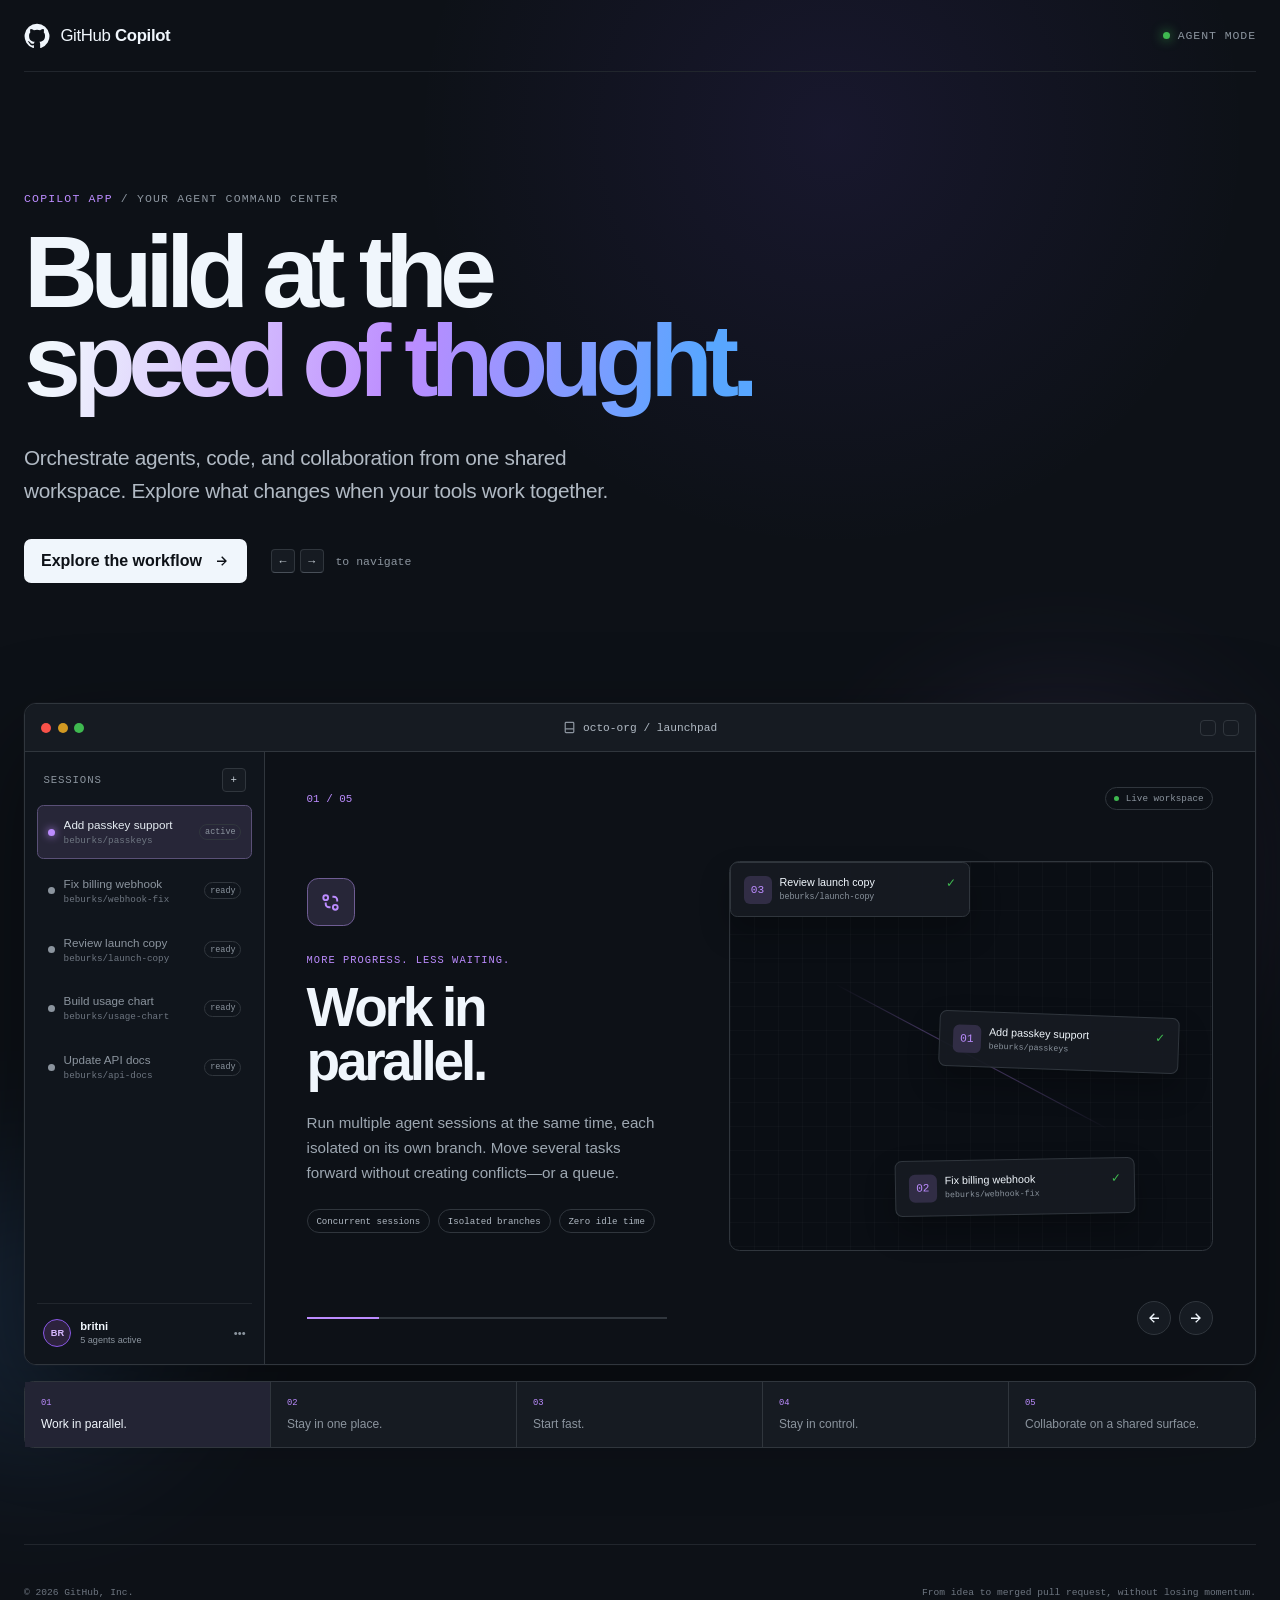
<file: index.html>
<!doctype html>
<html lang="en">
  <head>
    <meta charset="UTF-8" />
    <meta name="viewport" content="width=device-width, initial-scale=1.0" />
    <meta
      name="description"
      content="Explore how the GitHub Copilot app helps you run parallel work, stay focused, and collaborate with agents."
    />
    <title>Build at the speed of thought | GitHub Copilot</title>
    <link rel="stylesheet" href="styles.css" />
  </head>
  <body>
    <a class="skip-link" href="#experience">Skip to experience</a>

    <header class="site-header">
      <a class="brand" href="#" aria-label="GitHub Copilot home">
        <svg class="octicon" viewBox="0 0 24 24" aria-hidden="true">
          <path
            d="M12 .7a11.5 11.5 0 0 0-3.64 22.4c.58.1.79-.25.79-.56v-2.02c-3.22.7-3.9-1.37-3.9-1.37-.52-1.34-1.29-1.7-1.29-1.7-1.05-.72.08-.7.08-.7 1.17.08 1.78 1.2 1.78 1.2 1.04 1.78 2.72 1.27 3.38.97.1-.75.4-1.27.74-1.56-2.57-.3-5.27-1.29-5.27-5.7 0-1.27.45-2.3 1.2-3.1-.12-.3-.52-1.47.11-3.06 0 0 .98-.31 3.17 1.18a10.9 10.9 0 0 1 5.77 0c2.2-1.5 3.17-1.18 3.17-1.18.63 1.6.23 2.77.11 3.06.75.8 1.2 1.83 1.2 3.1 0 4.43-2.7 5.4-5.28 5.69.42.36.79 1.06.79 2.14v3.04c0 .31.2.67.8.56A11.5 11.5 0 0 0 12 .7Z"
          />
        </svg>
        <span>GitHub <strong>Copilot</strong></span>
      </a>
      <div class="header-meta">
        <span class="status-dot" aria-hidden="true"></span>
        <span>Agent mode</span>
      </div>
    </header>

    <main id="experience">
      <section class="hero" aria-labelledby="hero-title">
        <div class="eyebrow"><span>Copilot app</span> / Your agent command center</div>
        <h1 id="hero-title">Build at the<br /><span>speed of thought.</span></h1>
        <p class="hero-copy">
          Orchestrate agents, code, and collaboration from one shared workspace.
          Explore what changes when your tools work together.
        </p>
        <div class="hero-actions">
          <button class="primary-button" id="explore-button" type="button">
            Explore the workflow
            <svg viewBox="0 0 16 16" aria-hidden="true">
              <path d="m8.2 3.2 4.3 4.3a.7.7 0 0 1 0 1l-4.3 4.3-1-1L10.4 9H3V7.5h7.4L7.2 4.2l1-1Z" />
            </svg>
          </button>
          <span class="keyboard-hint"><kbd>←</kbd><kbd>→</kbd> to navigate</span>
        </div>
      </section>

      <section class="command-center" id="command-center" aria-label="Interactive Copilot app benefits">
        <div class="glow glow-one"></div>
        <div class="glow glow-two"></div>

        <div class="app-window">
          <div class="window-bar">
            <div class="traffic-lights" aria-hidden="true"><i></i><i></i><i></i></div>
            <div class="repo-pill">
              <svg viewBox="0 0 16 16" aria-hidden="true">
                <path d="M2 2.75A1.75 1.75 0 0 1 3.75 1h8.5A1.75 1.75 0 0 1 14 2.75v10.5A1.75 1.75 0 0 1 12.25 15h-8.5A1.75 1.75 0 0 1 2 13.25V2.75Zm1.5 7.75v2.75c0 .14.11.25.25.25h8.5a.25.25 0 0 0 .25-.25V10.5h-9Zm9-1.5V2.75a.25.25 0 0 0-.25-.25h-8.5a.25.25 0 0 0-.25.25V9h9Z" />
              </svg>
              <span>octo-org / launchpad</span>
            </div>
            <div class="window-actions" aria-hidden="true"><i></i><i></i></div>
          </div>

          <div class="workspace">
            <aside class="sidebar" aria-label="Sessions">
              <div class="sidebar-heading">
                <span>Sessions</span>
                <button type="button" aria-label="New session">+</button>
              </div>
              <div class="session-list" id="session-list"></div>
              <div class="user-row">
                <span class="avatar">BR</span>
                <span><strong>britni</strong><small>5 agents active</small></span>
                <span class="more">•••</span>
              </div>
            </aside>

            <div class="feature-stage">
              <div class="stage-topline">
                <span class="feature-index" id="feature-index">01 / 05</span>
                <span class="live-pill"><i></i> Live workspace</span>
              </div>

              <div class="feature-content" aria-live="polite">
                <div class="feature-icon" id="feature-icon"></div>
                <p class="feature-kicker" id="feature-kicker"></p>
                <h2 id="feature-title"></h2>
                <p id="feature-description"></p>
                <div class="feature-tags" id="feature-tags"></div>
              </div>

              <div class="demo-panel" id="demo-panel" aria-hidden="true"></div>

              <div class="stage-controls">
                <div class="progress-track" aria-hidden="true">
                  <span id="progress-bar"></span>
                </div>
                <div class="arrow-controls">
                  <button id="previous-button" type="button" aria-label="Previous benefit">
                    <svg viewBox="0 0 16 16"><path d="m7.8 3.2-4.3 4.3a.7.7 0 0 0 0 1l4.3 4.3 1-1L5.6 9H13V7.5H5.6l3.2-3.3-1-1Z" /></svg>
                  </button>
                  <button id="next-button" type="button" aria-label="Next benefit">
                    <svg viewBox="0 0 16 16"><path d="m8.2 3.2 4.3 4.3a.7.7 0 0 1 0 1l-4.3 4.3-1-1L10.4 9H3V7.5h7.4L7.2 4.2l1-1Z" /></svg>
                  </button>
                </div>
              </div>
            </div>
          </div>
        </div>

        <div class="benefit-tabs" id="benefit-tabs" role="tablist" aria-label="Copilot app benefits"></div>
      </section>
    </main>

    <footer>
      <p>© 2026 GitHub, Inc.</p>
      <p>From idea to merged pull request, without losing momentum.</p>
    </footer>

    <script src="script.js"></script>
  </body>
</html>
</file>
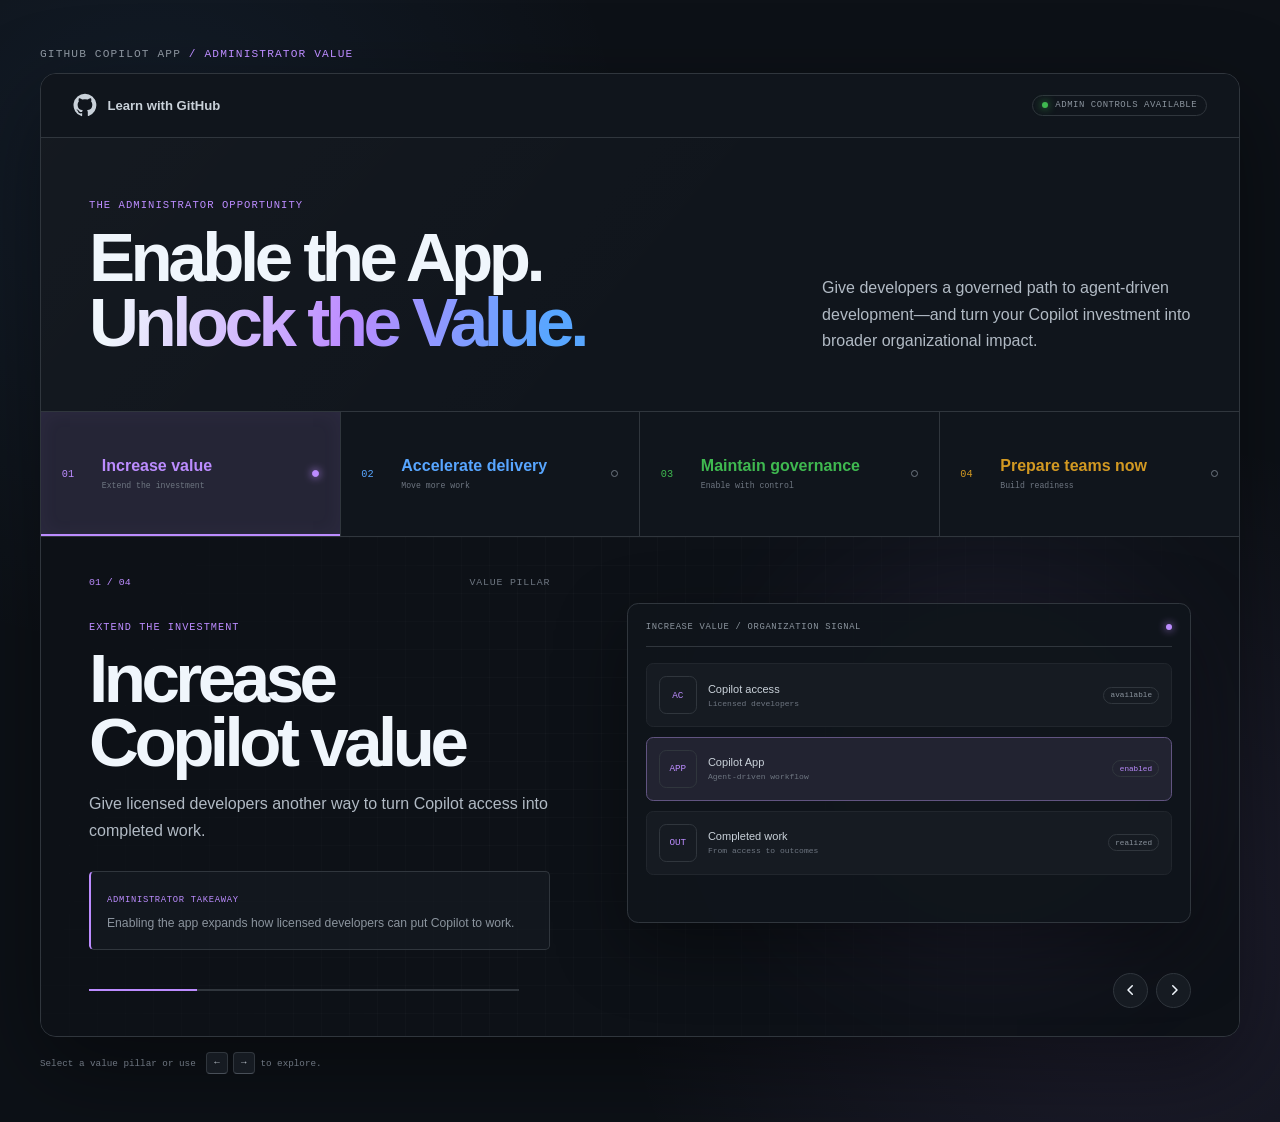
<file: admin-value/index.html>
<!doctype html>
<html lang="en">
  <head>
    <meta charset="utf-8">
    <meta name="viewport" content="width=device-width, initial-scale=1">
    <meta
      name="description"
      content="Explore the organizational value of enabling the GitHub Copilot App."
    >
    <title>Enable the Copilot App for Your Organization</title>
    <link rel="stylesheet" href="styles.css">
  </head>
  <body>
    <main class="page-shell">
      <p class="eyebrow">GitHub Copilot App <span>/ Administrator value</span></p>

      <article class="value-card" id="value-card">
        <header class="card-header">
          <div class="brand-row">
            <svg class="mark" viewBox="0 0 24 24" aria-hidden="true">
              <path d="M12 .7a11.5 11.5 0 0 0-3.64 22.41c.58.1.79-.25.79-.56v-2.23c-3.22.7-3.9-1.37-3.9-1.37-.52-1.34-1.28-1.7-1.28-1.7-1.05-.72.08-.7.08-.7 1.16.08 1.77 1.19 1.77 1.19 1.03 1.77 2.7 1.26 3.36.96.1-.75.4-1.26.73-1.55-2.57-.29-5.27-1.28-5.27-5.68 0-1.25.45-2.28 1.19-3.08-.12-.29-.52-1.46.11-3.04 0 0 .97-.31 3.16 1.18a10.9 10.9 0 0 1 5.76 0c2.19-1.49 3.15-1.18 3.15-1.18.63 1.58.23 2.75.11 3.04.74.8 1.19 1.83 1.19 3.08 0 4.41-2.71 5.38-5.29 5.67.42.36.79 1.07.79 2.16v3.2c0 .31.21.67.8.56A11.5 11.5 0 0 0 12 .7Z"/>
            </svg>
            <span>Learn with GitHub</span>
          </div>
          <div class="status-pill"><i></i> Admin controls available</div>
        </header>

        <section class="card-intro">
          <div>
            <span class="course-label">The administrator opportunity</span>
            <h1>Enable the App.<br><span>Unlock the Value.</span></h1>
          </div>
          <p>
            Give developers a governed path to agent-driven development—and
            turn your Copilot investment into broader organizational impact.
          </p>
        </section>

        <section class="value-workspace">
          <nav
            class="value-tabs"
            id="value-tabs"
            role="tablist"
            aria-label="Administrator value pillars"
          ></nav>

          <div class="value-stage">
            <div class="grid-lines" aria-hidden="true"></div>
            <div class="orb" aria-hidden="true"></div>

            <div class="value-copy" id="value-copy">
              <div class="value-topline">
                <span id="value-count">01 / 04</span>
                <span class="active-label">Value pillar</span>
              </div>
              <span class="value-kicker" id="value-kicker">Extend the investment</span>
              <h2 id="value-title">Increase Copilot value</h2>
              <p id="value-description">
                Give licensed developers another way to turn Copilot access into completed work.
              </p>
              <div class="admin-takeaway">
                <span>Administrator takeaway</span>
                <p id="value-takeaway">
                  Enabling the app expands how licensed developers can put Copilot to work.
                </p>
              </div>
            </div>

            <div class="signal-panel" id="signal-panel" aria-hidden="true"></div>

            <div class="stage-controls">
              <div class="progress-track" aria-hidden="true">
                <span id="progress-bar"></span>
              </div>
              <div class="arrow-controls">
                <button id="previous-button" type="button" aria-label="Previous value pillar">
                  <svg viewBox="0 0 16 16" aria-hidden="true">
                    <path d="M9.78 3.22a.75.75 0 0 1 0 1.06L6.06 8l3.72 3.72a.75.75 0 1 1-1.06 1.06l-4.25-4.25a.75.75 0 0 1 0-1.06l4.25-4.25a.75.75 0 0 1 1.06 0Z"/>
                  </svg>
                </button>
                <button id="next-button" type="button" aria-label="Next value pillar">
                  <svg viewBox="0 0 16 16" aria-hidden="true">
                    <path d="M6.22 3.22a.75.75 0 0 0 0 1.06L9.94 8l-3.72 3.72a.75.75 0 1 0 1.06 1.06l4.25-4.25a.75.75 0 0 0 0-1.06L7.28 3.22a.75.75 0 0 0-1.06 0Z"/>
                  </svg>
                </button>
              </div>
            </div>
          </div>
        </section>
      </article>

      <p class="keyboard-hint">
        Select a value pillar or use <kbd>←</kbd><kbd>→</kbd> to explore.
      </p>
    </main>

    <script src="script.js"></script>
  </body>
</html>
</file>
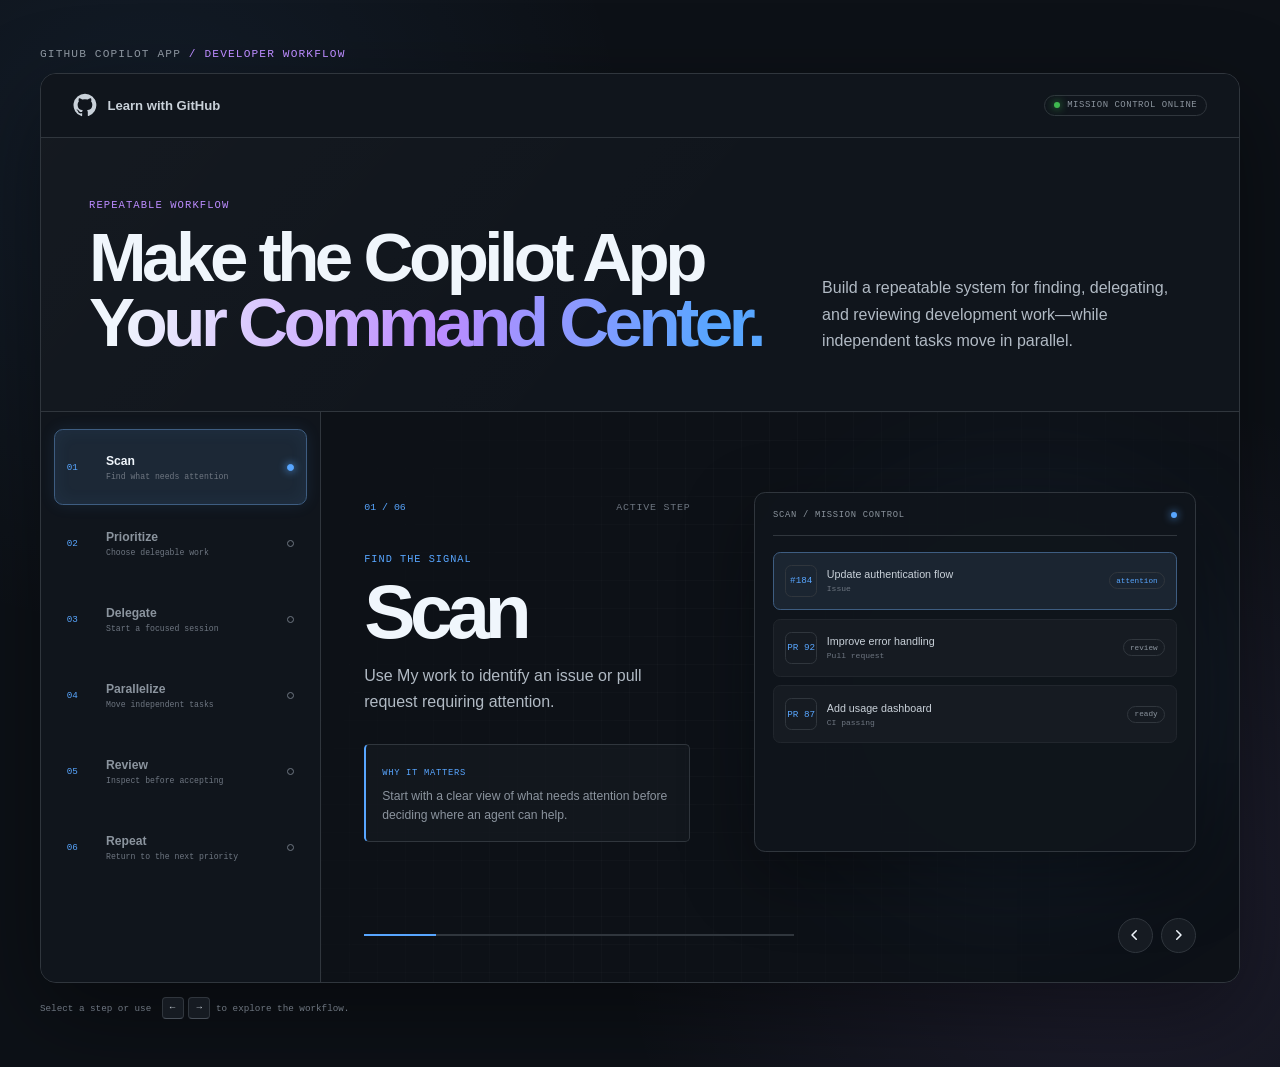
<file: command-center/index.html>
<!doctype html>
<html lang="en">
  <head>
    <meta charset="utf-8">
    <meta name="viewport" content="width=device-width, initial-scale=1">
    <meta
      name="description"
      content="Build a repeatable development workflow with the GitHub Copilot App."
    >
    <title>Make the Copilot App Your Command Center</title>
    <link rel="stylesheet" href="styles.css">
  </head>
  <body>
    <main class="page-shell">
      <p class="eyebrow">GitHub Copilot App <span>/ Developer workflow</span></p>

      <article class="command-card" id="command-card">
        <header class="card-header">
          <div class="brand-row">
            <svg class="mark" viewBox="0 0 24 24" aria-hidden="true">
              <path d="M12 .7a11.5 11.5 0 0 0-3.64 22.41c.58.1.79-.25.79-.56v-2.23c-3.22.7-3.9-1.37-3.9-1.37-.52-1.34-1.28-1.7-1.28-1.7-1.05-.72.08-.7.08-.7 1.16.08 1.77 1.19 1.77 1.19 1.03 1.77 2.7 1.26 3.36.96.1-.75.4-1.26.73-1.55-2.57-.29-5.27-1.28-5.27-5.68 0-1.25.45-2.28 1.19-3.08-.12-.29-.52-1.46.11-3.04 0 0 .97-.31 3.16 1.18a10.9 10.9 0 0 1 5.76 0c2.19-1.49 3.15-1.18 3.15-1.18.63 1.58.23 2.75.11 3.04.74.8 1.19 1.83 1.19 3.08 0 4.41-2.71 5.38-5.29 5.67.42.36.79 1.07.79 2.16v3.2c0 .31.21.67.8.56A11.5 11.5 0 0 0 12 .7Z"/>
            </svg>
            <span>Learn with GitHub</span>
          </div>
          <div class="status-pill"><i></i> Mission control online</div>
        </header>

        <section class="card-intro">
          <div>
            <span class="course-label">Repeatable workflow</span>
            <h1>Make the Copilot App<br><span>Your Command Center.</span></h1>
          </div>
          <p>
            Build a repeatable system for finding, delegating, and reviewing
            development work—while independent tasks move in parallel.
          </p>
        </section>

        <section class="workflow-shell">
          <nav
            class="step-rail"
            id="step-rail"
            aria-label="Command center workflow"
            role="tablist"
          ></nav>

          <div class="detail-stage">
            <div class="grid-lines" aria-hidden="true"></div>
            <div class="orb" aria-hidden="true"></div>

            <div class="detail-copy" id="detail-copy">
              <div class="detail-topline">
                <span id="step-count">01 / 06</span>
                <span class="active-label">Active step</span>
              </div>
              <span class="step-kicker" id="step-kicker">Find the signal</span>
              <h2 id="step-title">Scan</h2>
              <p id="step-description">
                Use My work to identify an issue or pull request requiring attention.
              </p>
              <div class="why-box">
                <span>Why it matters</span>
                <p id="step-value">
                  Start with a clear view of what needs attention before deciding where an agent can help.
                </p>
              </div>
            </div>

            <div class="mission-panel" id="mission-panel" aria-hidden="true"></div>

            <div class="detail-controls">
              <div class="progress-track" aria-hidden="true">
                <span id="progress-bar"></span>
              </div>
              <div class="arrow-controls">
                <button id="previous-button" type="button" aria-label="Previous workflow step">
                  <svg viewBox="0 0 16 16" aria-hidden="true">
                    <path d="M9.78 3.22a.75.75 0 0 1 0 1.06L6.06 8l3.72 3.72a.75.75 0 1 1-1.06 1.06l-4.25-4.25a.75.75 0 0 1 0-1.06l4.25-4.25a.75.75 0 0 1 1.06 0Z"/>
                  </svg>
                </button>
                <button id="next-button" type="button" aria-label="Next workflow step">
                  <svg viewBox="0 0 16 16" aria-hidden="true">
                    <path d="M6.22 3.22a.75.75 0 0 0 0 1.06L9.94 8l-3.72 3.72a.75.75 0 1 0 1.06 1.06l4.25-4.25a.75.75 0 0 0 0-1.06L7.28 3.22a.75.75 0 0 0-1.06 0Z"/>
                  </svg>
                </button>
              </div>
            </div>
          </div>
        </section>

      </article>

      <p class="keyboard-hint">
        Select a step or use <kbd>←</kbd><kbd>→</kbd> to explore the workflow.
      </p>
    </main>

    <script src="script.js"></script>
  </body>
</html>
</file>
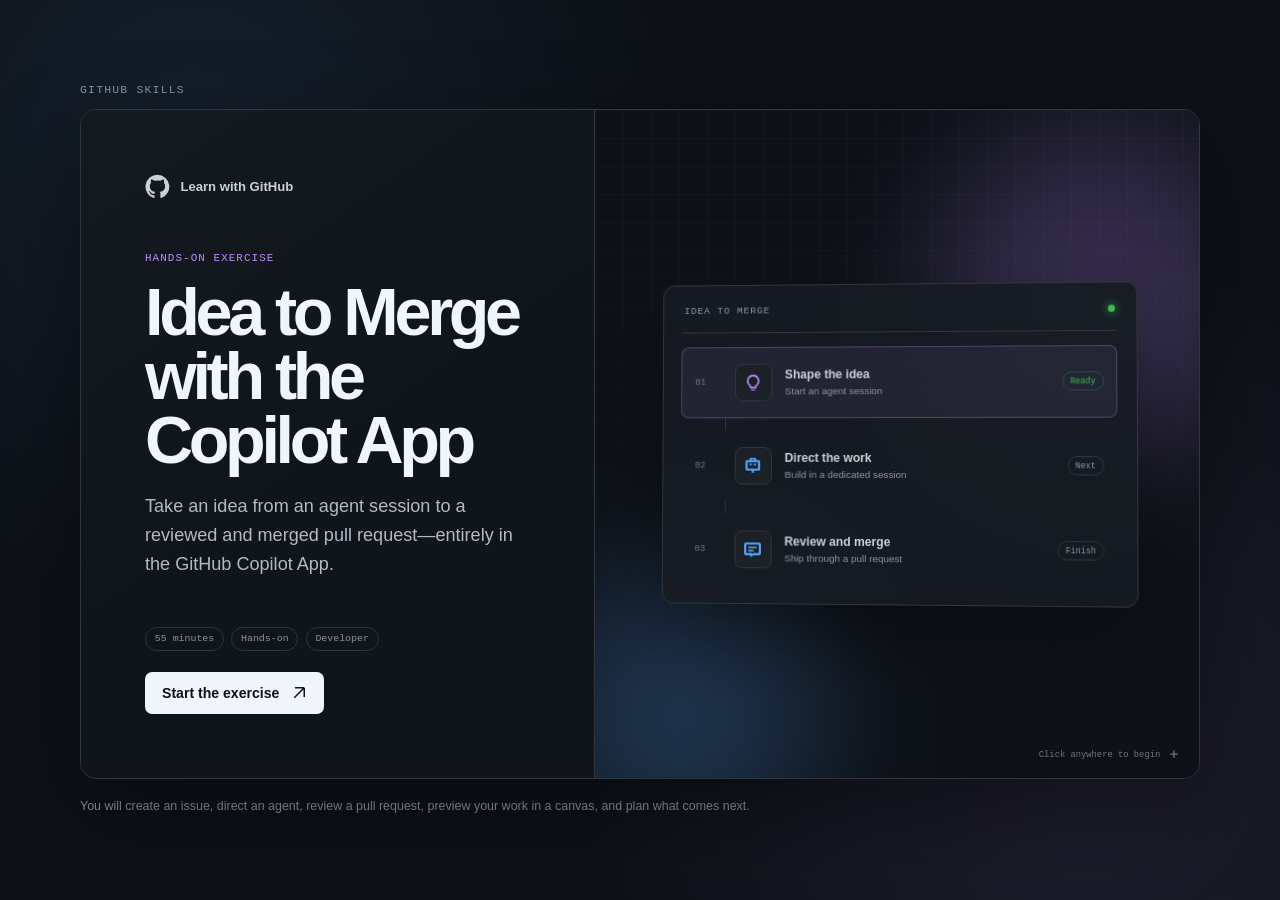
<file: idea-to-merge/index.html>
<!doctype html>
<html lang="en">
  <head>
    <meta charset="utf-8">
    <meta name="viewport" content="width=device-width, initial-scale=1">
    <meta
      name="description"
      content="Start the Idea to Merge with the Copilot App GitHub Skills exercise."
    >
    <title>Idea to Merge with the Copilot App</title>
    <link rel="stylesheet" href="styles.css">
  </head>
  <body>
    <main class="page-shell">
      <p class="eyebrow">GitHub Skills</p>
      <a
        class="course-card"
        id="course-card"
        href="https://github.com/skills/idea-to-merge-with-the-copilot-app"
        target="_blank"
        rel="noopener noreferrer"
        aria-label="Start Idea to Merge with the Copilot App on GitHub Skills. Opens in a new tab."
      >
        <section class="course-copy">
          <div class="brand-row">
            <svg class="mark" viewBox="0 0 24 24" aria-hidden="true">
              <path d="M12 .7a11.5 11.5 0 0 0-3.64 22.41c.58.1.79-.25.79-.56v-2.23c-3.22.7-3.9-1.37-3.9-1.37-.52-1.34-1.28-1.7-1.28-1.7-1.05-.72.08-.7.08-.7 1.16.08 1.77 1.19 1.77 1.19 1.03 1.77 2.7 1.26 3.36.96.1-.75.4-1.26.73-1.55-2.57-.29-5.27-1.28-5.27-5.68 0-1.25.45-2.28 1.19-3.08-.12-.29-.52-1.46.11-3.04 0 0 .97-.31 3.16 1.18a10.9 10.9 0 0 1 5.76 0c2.19-1.49 3.15-1.18 3.15-1.18.63 1.58.23 2.75.11 3.04.74.8 1.19 1.83 1.19 3.08 0 4.41-2.71 5.38-5.29 5.67.42.36.79 1.07.79 2.16v3.2c0 .31.21.67.8.56A11.5 11.5 0 0 0 12 .7Z"/>
            </svg>
            <span>Learn with GitHub</span>
          </div>

          <div class="title-block">
            <span class="course-label">Hands-on exercise</span>
            <h1>Idea to Merge with the Copilot App</h1>
            <p>
              Take an idea from an agent session to a reviewed and merged pull
              request—entirely in the GitHub Copilot App.
            </p>
          </div>

          <div class="course-meta" aria-label="Course details">
            <span>55 minutes</span>
            <span>Hands-on</span>
            <span>Developer</span>
          </div>

          <span class="start-button">
            Start the exercise
            <svg viewBox="0 0 16 16" aria-hidden="true">
              <path d="M3.75 2.75A.75.75 0 0 1 4.5 2h7.75c.97 0 1.75.78 1.75 1.75v7.75a.75.75 0 0 1-1.5 0V4.56l-8.22 8.22a.75.75 0 0 1-1.06-1.06L11.44 3.5H4.5a.75.75 0 0 1-.75-.75Z"/>
            </svg>
          </span>
        </section>

        <section class="course-visual" aria-hidden="true">
          <div class="grid-lines"></div>
          <div class="orb orb-one"></div>
          <div class="orb orb-two"></div>

          <div class="workflow">
            <div class="workflow-heading">
              <span>Idea to merge</span>
              <i></i>
            </div>

            <div class="step active">
              <span class="step-number">01</span>
              <span class="step-icon">
                <svg viewBox="0 0 16 16">
                  <path d="M8 1a6 6 0 0 0-3.7 10.72c.42.33.7.75.7 1.22V14h6v-1.06c0-.47.28-.9.7-1.22A6 6 0 0 0 8 1Zm1.5 11.5h-3v-.08a2.8 2.8 0 0 0-1.27-1.88A4.5 4.5 0 1 1 10.77 10.54a2.8 2.8 0 0 0-1.27 1.88v.08ZM6 15h4v1H6v-1Z"/>
                </svg>
              </span>
              <span><strong>Shape the idea</strong><small>Start an agent session</small></span>
              <span class="status">Ready</span>
            </div>

            <div class="path-line"><span></span></div>

            <div class="step">
              <span class="step-number">02</span>
              <span class="step-icon">
                <svg viewBox="0 0 16 16">
                  <path d="M5 1h6v2h2.5A1.5 1.5 0 0 1 15 4.5v7a1.5 1.5 0 0 1-1.5 1.5H9v2H7v-2H2.5A1.5 1.5 0 0 1 1 11.5v-7A1.5 1.5 0 0 1 2.5 3H5V1Zm2 2h2V2H7v1ZM3 5v6h10V5H3Zm2 1h2v2H5V6Zm4 0h2v2H9V6Z"/>
                </svg>
              </span>
              <span><strong>Direct the work</strong><small>Build in a dedicated session</small></span>
              <span class="status">Next</span>
            </div>

            <div class="path-line"><span></span></div>

            <div class="step">
              <span class="step-number">03</span>
              <span class="step-icon">
                <svg viewBox="0 0 16 16">
                  <path d="M1.75 2h12.5c.97 0 1.75.78 1.75 1.75v8.5c0 .97-.78 1.75-1.75 1.75H9l-3 2v-2H1.75A1.75 1.75 0 0 1 0 12.25v-8.5C0 2.78.78 2 1.75 2ZM2 4v8h5.5v1.2L8.8 12H14V4H2Zm2 2h8v1.5H4V6Zm0 3h5v1.5H4V9Z"/>
                </svg>
              </span>
              <span><strong>Review and merge</strong><small>Ship through a pull request</small></span>
              <span class="status">Finish</span>
            </div>
          </div>

          <div class="click-hint">
            <span>Click anywhere to begin</span>
            <svg viewBox="0 0 16 16">
              <path d="M8 2.5a.75.75 0 0 1 .75.75v3h3a.75.75 0 0 1 0 1.5h-3v3a.75.75 0 0 1-1.5 0v-3h-3a.75.75 0 0 1 0-1.5h3v-3A.75.75 0 0 1 8 2.5Z"/>
            </svg>
          </div>
        </section>
      </a>

      <p class="supporting-copy">
        You will create an issue, direct an agent, review a pull request, preview
        your work in a canvas, and plan what comes next.
      </p>
    </main>

    <script src="script.js"></script>
  </body>
</html>
</file>
<file: styles.css>
:root {
  color-scheme: dark;
  --bg: #0d1117;
  --surface: #161b22;
  --surface-raised: #1c2128;
  --border: #30363d;
  --border-muted: #21262d;
  --text: #f0f6fc;
  --muted: #8b949e;
  --blue: #58a6ff;
  --green: #3fb950;
  --purple: #bc8cff;
  --orange: #d29922;
  --pink: #f778ba;
  --accent: var(--purple);
  --sans: "Mona Sans", "Hubot Sans", -apple-system, BlinkMacSystemFont, "Segoe UI", sans-serif;
  --mono: "SFMono-Regular", Consolas, "Liberation Mono", monospace;
}

* {
  box-sizing: border-box;
}

html {
  scroll-behavior: smooth;
}

body {
  min-width: 320px;
  margin: 0;
  overflow-x: hidden;
  background:
    radial-gradient(circle at 65% 8%, rgba(121, 80, 242, 0.1), transparent 26rem),
    var(--bg);
  color: var(--text);
  font-family: var(--sans);
}

button,
a {
  font: inherit;
}

button {
  color: inherit;
}

.skip-link {
  position: fixed;
  z-index: 100;
  top: 0.75rem;
  left: 0.75rem;
  padding: 0.65rem 1rem;
  transform: translateY(-150%);
  border-radius: 0.4rem;
  background: var(--text);
  color: var(--bg);
  text-decoration: none;
}

.skip-link:focus {
  transform: translateY(0);
}

.site-header {
  display: flex;
  align-items: center;
  justify-content: space-between;
  width: min(1280px, calc(100% - 3rem));
  height: 72px;
  margin: 0 auto;
  border-bottom: 1px solid var(--border-muted);
}

.brand {
  display: flex;
  gap: 0.65rem;
  align-items: center;
  color: var(--text);
  font-size: 1.05rem;
  text-decoration: none;
  letter-spacing: -0.02em;
}

.brand strong {
  font-weight: 600;
}

.octicon {
  width: 26px;
  fill: currentColor;
}

.header-meta {
  display: flex;
  gap: 0.5rem;
  align-items: center;
  color: var(--muted);
  font-family: var(--mono);
  font-size: 0.72rem;
  text-transform: uppercase;
  letter-spacing: 0.08em;
}

.status-dot {
  width: 7px;
  height: 7px;
  border-radius: 50%;
  background: var(--green);
  box-shadow: 0 0 12px var(--green);
}

main {
  width: min(1280px, calc(100% - 3rem));
  margin: 0 auto;
}

.hero {
  max-width: 910px;
  padding: 7.5rem 0 5.5rem;
}

.eyebrow {
  margin-bottom: 1.4rem;
  color: var(--muted);
  font-family: var(--mono);
  font-size: 0.72rem;
  text-transform: uppercase;
  letter-spacing: 0.1em;
}

.eyebrow span {
  color: var(--purple);
}

h1 {
  max-width: 900px;
  margin: 0;
  font-size: clamp(4rem, 8vw, 7.6rem);
  font-weight: 600;
  line-height: 0.87;
  letter-spacing: -0.075em;
}

h1 span {
  background: linear-gradient(100deg, #f0f6fc 5%, #bc8cff 52%, #58a6ff 92%);
  background-clip: text;
  -webkit-background-clip: text;
  color: transparent;
}

.hero-copy {
  max-width: 620px;
  margin: 2.2rem 0 0;
  color: #b1bac4;
  font-size: clamp(1.05rem, 2vw, 1.3rem);
  line-height: 1.6;
  letter-spacing: -0.015em;
}

.hero-actions {
  display: flex;
  gap: 1.5rem;
  align-items: center;
  margin-top: 2rem;
}

.primary-button {
  display: flex;
  gap: 0.75rem;
  align-items: center;
  padding: 0.75rem 1rem;
  border: 1px solid rgba(240, 246, 252, 0.1);
  border-radius: 0.45rem;
  background: var(--text);
  color: #0d1117;
  font-weight: 600;
  cursor: pointer;
  box-shadow: 0 0 0 rgba(188, 140, 255, 0);
  transition: transform 160ms ease, box-shadow 160ms ease;
}

.primary-button:hover {
  transform: translateY(-2px);
  box-shadow: 0 8px 28px rgba(188, 140, 255, 0.23);
}

.primary-button svg,
.arrow-controls svg {
  width: 16px;
  fill: currentColor;
}

.keyboard-hint {
  color: var(--muted);
  font-family: var(--mono);
  font-size: 0.72rem;
}

kbd {
  display: inline-grid;
  width: 24px;
  height: 24px;
  margin-right: 0.3rem;
  place-items: center;
  border: 1px solid var(--border);
  border-bottom-color: #484f58;
  border-radius: 4px;
  background: var(--surface);
  color: #c9d1d9;
  font-family: var(--mono);
}

.command-center {
  position: relative;
  padding: 2rem 0 6rem;
  --feature-color: #bc8cff;
}

.glow {
  position: absolute;
  z-index: -1;
  border-radius: 50%;
  filter: blur(80px);
  opacity: 0.15;
  transition: background 500ms ease;
}

.glow-one {
  top: 3rem;
  right: 2rem;
  width: 20rem;
  height: 20rem;
  background: var(--feature-color);
}

.glow-two {
  bottom: 6rem;
  left: -8rem;
  width: 17rem;
  height: 17rem;
  background: var(--blue);
}

.app-window {
  overflow: hidden;
  min-height: 660px;
  border: 1px solid var(--border);
  border-radius: 0.75rem;
  background: #0d1117;
  box-shadow: 0 40px 100px rgba(0, 0, 0, 0.45), 0 0 0 1px rgba(255, 255, 255, 0.02);
}

.window-bar {
  display: grid;
  grid-template-columns: 1fr auto 1fr;
  align-items: center;
  height: 48px;
  padding: 0 1rem;
  border-bottom: 1px solid var(--border);
  background: var(--surface);
}

.traffic-lights,
.window-actions {
  display: flex;
  gap: 0.42rem;
}

.traffic-lights i {
  width: 10px;
  height: 10px;
  border-radius: 50%;
  background: #484f58;
}

.traffic-lights i:first-child {
  background: #f85149;
}

.traffic-lights i:nth-child(2) {
  background: #d29922;
}

.traffic-lights i:last-child {
  background: #3fb950;
}

.repo-pill {
  display: flex;
  gap: 0.45rem;
  align-items: center;
  color: #b1bac4;
  font-family: var(--mono);
  font-size: 0.7rem;
}

.repo-pill svg {
  width: 13px;
  fill: var(--muted);
}

.window-actions {
  justify-self: end;
}

.window-actions i {
  width: 16px;
  height: 16px;
  border: 1px solid var(--border);
  border-radius: 4px;
}

.workspace {
  display: grid;
  min-height: 612px;
  grid-template-columns: 240px 1fr;
}

.sidebar {
  position: relative;
  display: flex;
  flex-direction: column;
  padding: 1rem 0.75rem;
  border-right: 1px solid var(--border);
  background: #10151c;
}

.sidebar-heading {
  display: flex;
  align-items: center;
  justify-content: space-between;
  padding: 0 0.4rem 0.8rem;
  color: var(--muted);
  font-family: var(--mono);
  font-size: 0.67rem;
  text-transform: uppercase;
  letter-spacing: 0.08em;
}

.sidebar-heading button {
  width: 24px;
  height: 24px;
  padding: 0;
  border: 1px solid var(--border);
  border-radius: 4px;
  background: var(--surface);
  color: #c9d1d9;
  cursor: pointer;
}

.session-list {
  display: flex;
  flex-direction: column;
  gap: 0.3rem;
}

.session-item {
  position: relative;
  display: grid;
  gap: 0.5rem;
  align-items: center;
  padding: 0.75rem 0.6rem;
  grid-template-columns: 8px 1fr auto;
  border: 1px solid transparent;
  border-radius: 0.4rem;
  color: #8b949e;
  font-size: 0.73rem;
  transition: background 300ms ease, border-color 300ms ease, color 300ms ease;
}

.session-item.active {
  border-color: color-mix(in srgb, var(--feature-color) 30%, var(--border));
  background: color-mix(in srgb, var(--feature-color) 10%, var(--surface));
  color: #e6edf3;
}

.session-state {
  width: 7px;
  height: 7px;
  border-radius: 50%;
  background: var(--muted);
}

.session-item.active .session-state {
  background: var(--feature-color);
  box-shadow: 0 0 8px var(--feature-color);
}

.session-item strong,
.session-item small {
  display: block;
  overflow: hidden;
  text-overflow: ellipsis;
  white-space: nowrap;
}

.session-item strong {
  font-weight: 500;
}

.session-item small {
  margin-top: 0.25rem;
  color: #6e7681;
  font-family: var(--mono);
  font-size: 0.58rem;
}

.session-badge {
  padding: 0.15rem 0.3rem;
  border: 1px solid var(--border);
  border-radius: 2rem;
  color: var(--muted);
  font-family: var(--mono);
  font-size: 0.53rem;
}

.user-row {
  display: grid;
  gap: 0.55rem;
  align-items: center;
  margin-top: auto;
  padding: 0.9rem 0.4rem 0.1rem;
  grid-template-columns: 28px 1fr auto;
  border-top: 1px solid var(--border-muted);
  font-size: 0.7rem;
}

.avatar {
  display: grid;
  width: 28px;
  height: 28px;
  place-items: center;
  border: 1px solid #8957e5;
  border-radius: 50%;
  background: #2d223d;
  color: #d8b9ff;
  font-size: 0.58rem;
  font-weight: 700;
}

.user-row strong,
.user-row small {
  display: block;
}

.user-row small {
  margin-top: 0.15rem;
  color: var(--muted);
  font-size: 0.57rem;
}

.more {
  color: var(--muted);
}

.feature-stage {
  position: relative;
  display: grid;
  overflow: hidden;
  min-width: 0;
  padding: 2.2rem 2.6rem 1.8rem;
  grid-template-columns: minmax(300px, 0.85fr) minmax(320px, 1.15fr);
  grid-template-rows: auto 1fr auto;
  column-gap: clamp(2rem, 5vw, 5rem);
}

.stage-topline,
.stage-controls {
  display: flex;
  align-items: center;
  justify-content: space-between;
  grid-column: 1 / -1;
}

.feature-index {
  color: var(--feature-color);
  font-family: var(--mono);
  font-size: 0.68rem;
  transition: color 300ms ease;
}

.live-pill {
  display: flex;
  gap: 0.4rem;
  align-items: center;
  padding: 0.3rem 0.55rem;
  border: 1px solid var(--border);
  border-radius: 2rem;
  color: var(--muted);
  font-family: var(--mono);
  font-size: 0.58rem;
}

.live-pill i {
  width: 5px;
  height: 5px;
  border-radius: 50%;
  background: var(--green);
}

.feature-content {
  align-self: center;
  max-width: 490px;
  padding: 2rem 0;
  animation: reveal 450ms ease both;
}

.feature-icon {
  display: grid;
  width: 48px;
  height: 48px;
  margin-bottom: 1.6rem;
  place-items: center;
  border: 1px solid color-mix(in srgb, var(--feature-color) 45%, var(--border));
  border-radius: 0.7rem;
  background: color-mix(in srgb, var(--feature-color) 10%, var(--surface));
  color: var(--feature-color);
}

.feature-icon svg {
  width: 23px;
  fill: currentColor;
}

.feature-kicker {
  margin: 0 0 0.75rem !important;
  color: var(--feature-color) !important;
  font-family: var(--mono);
  font-size: 0.65rem !important;
  text-transform: uppercase;
  letter-spacing: 0.1em;
}

.feature-content h2 {
  max-width: 460px;
  margin: 0;
  font-size: clamp(2.4rem, 4.3vw, 4.4rem);
  font-weight: 600;
  line-height: 0.98;
  letter-spacing: -0.06em;
}

.feature-content > p {
  max-width: 450px;
  margin: 1.3rem 0 0;
  color: #9da7b1;
  font-size: 0.95rem;
  line-height: 1.65;
}

.feature-tags {
  display: flex;
  flex-wrap: wrap;
  gap: 0.5rem;
  margin-top: 1.5rem;
}

.feature-tags span {
  padding: 0.35rem 0.55rem;
  border: 1px solid var(--border);
  border-radius: 2rem;
  color: #b1bac4;
  font-family: var(--mono);
  font-size: 0.57rem;
}

.demo-panel {
  position: relative;
  align-self: center;
  height: 390px;
  border: 1px solid var(--border);
  border-radius: 0.65rem;
  background:
    linear-gradient(rgba(255,255,255,0.018) 1px, transparent 1px),
    linear-gradient(90deg, rgba(255,255,255,0.018) 1px, transparent 1px),
    #0a0e14;
  background-size: 24px 24px;
  box-shadow: inset 0 1px 0 rgba(255, 255, 255, 0.03);
  animation: reveal 500ms 80ms ease both;
}

.demo-label {
  position: absolute;
  top: 1rem;
  left: 1rem;
  color: #6e7681;
  font-family: var(--mono);
  font-size: 0.58rem;
  text-transform: uppercase;
  letter-spacing: 0.08em;
}

.agent-card {
  position: absolute;
  display: grid;
  width: min(240px, 60%);
  gap: 0.5rem;
  padding: 0.8rem;
  grid-template-columns: 28px 1fr auto;
  border: 1px solid var(--border);
  border-radius: 0.45rem;
  background: rgba(22, 27, 34, 0.96);
  box-shadow: 0 15px 30px rgba(0, 0, 0, 0.25);
}

.agent-card:nth-child(2) {
  top: 4.2rem;
  left: 8%;
  transform: rotate(-2deg);
}

.agent-card:nth-child(3) {
  top: 9.5rem;
  right: 7%;
  transform: rotate(2deg);
}

.agent-card:nth-child(4) {
  right: 16%;
  bottom: 2.2rem;
  transform: rotate(-1deg);
}

.agent-symbol {
  display: grid;
  width: 28px;
  height: 28px;
  place-items: center;
  border-radius: 6px;
  background: color-mix(in srgb, var(--feature-color) 16%, var(--surface));
  color: var(--feature-color);
  font-family: var(--mono);
  font-size: 0.7rem;
}

.agent-card strong,
.agent-card small {
  display: block;
}

.agent-card strong {
  font-size: 0.67rem;
  font-weight: 500;
}

.agent-card small {
  margin-top: 0.25rem;
  color: var(--muted);
  font-family: var(--mono);
  font-size: 0.52rem;
}

.check {
  color: var(--green);
  font-size: 0.75rem;
}

.connector {
  position: absolute;
  top: 50%;
  left: 18%;
  width: 64%;
  height: 1px;
  background: linear-gradient(90deg, transparent, var(--feature-color), transparent);
  opacity: 0.45;
  transform: rotate(28deg);
}

.flow-stack {
  position: absolute;
  inset: 3.5rem 1.2rem 1.2rem;
  display: grid;
  grid-template-columns: repeat(4, 1fr);
  align-items: center;
}

.flow-item {
  position: relative;
  display: grid;
  gap: 0.65rem;
  justify-items: center;
  color: var(--muted);
  font-family: var(--mono);
  font-size: 0.55rem;
  text-align: center;
}

.flow-item:not(:last-child)::after {
  position: absolute;
  top: 17px;
  left: calc(50% + 24px);
  width: calc(100% - 48px);
  height: 1px;
  background: var(--border);
  content: "";
}

.flow-icon {
  z-index: 1;
  display: grid;
  width: 36px;
  height: 36px;
  place-items: center;
  border: 1px solid var(--border);
  border-radius: 50%;
  background: var(--surface);
  color: var(--feature-color);
}

.flow-icon svg {
  width: 16px;
  fill: currentColor;
}

.terminal-card {
  position: absolute;
  inset: 4.2rem 1.4rem 1.4rem;
  overflow: hidden;
  border: 1px solid var(--border);
  border-radius: 0.45rem;
  background: #0d1117;
  font-family: var(--mono);
  font-size: 0.6rem;
}

.terminal-bar {
  padding: 0.65rem 0.8rem;
  border-bottom: 1px solid var(--border);
  color: var(--muted);
}

.terminal-body {
  padding: 1rem;
  color: #b1bac4;
  line-height: 2;
}

.terminal-body .prompt {
  color: var(--green);
}

.terminal-body .success {
  color: var(--blue);
}

.control-card {
  position: absolute;
  inset: 4rem 1.5rem 1.5rem;
  padding: 1.2rem;
  border: 1px solid var(--border);
  border-radius: 0.45rem;
  background: rgba(13, 17, 23, 0.96);
}

.control-row {
  display: grid;
  gap: 0.8rem;
  align-items: center;
  padding: 0.85rem 0;
  grid-template-columns: 1fr auto;
  border-bottom: 1px solid var(--border-muted);
  color: #c9d1d9;
  font-size: 0.67rem;
}

.control-row small {
  display: block;
  margin-top: 0.25rem;
  color: var(--muted);
  font-family: var(--mono);
  font-size: 0.52rem;
}

.select-chip {
  padding: 0.4rem 0.55rem;
  border: 1px solid var(--border);
  border-radius: 4px;
  color: var(--feature-color);
  font-family: var(--mono);
  font-size: 0.55rem;
}

.autonomy-track {
  position: relative;
  height: 3px;
  margin-top: 1.3rem;
  border-radius: 2px;
  background: var(--border);
}

.autonomy-track::before {
  position: absolute;
  width: 68%;
  height: 100%;
  border-radius: inherit;
  background: var(--feature-color);
  content: "";
}

.autonomy-track::after {
  position: absolute;
  top: 50%;
  left: 68%;
  width: 11px;
  height: 11px;
  border: 2px solid #0d1117;
  border-radius: 50%;
  background: var(--feature-color);
  content: "";
  transform: translate(-50%, -50%);
}

.canvas-board {
  position: absolute;
  inset: 3.8rem 1.2rem 1.2rem;
}

.canvas-node {
  position: absolute;
  display: grid;
  place-items: center;
  border: 1px solid var(--border);
  background: var(--surface);
  color: #c9d1d9;
  font-size: 0.62rem;
  box-shadow: 0 8px 20px rgba(0, 0, 0, 0.25);
}

.canvas-node.main {
  inset: 20% 19% 15%;
  border-radius: 0.45rem;
  background: color-mix(in srgb, var(--feature-color) 9%, var(--surface));
  text-align: center;
}

.canvas-node.note-one,
.canvas-node.note-two {
  width: 82px;
  height: 50px;
  border-radius: 3px;
  font-family: var(--mono);
  font-size: 0.5rem;
}

.canvas-node.note-one {
  top: 2%;
  right: 3%;
  background: #33270b;
  color: #e3b341;
  transform: rotate(3deg);
}

.canvas-node.note-two {
  bottom: 3%;
  left: 2%;
  background: #1f2734;
  color: var(--blue);
  transform: rotate(-4deg);
}

.cursor {
  position: absolute;
  z-index: 2;
  font-family: var(--mono);
  font-size: 0.52rem;
}

.cursor::before {
  content: "◆";
  margin-right: 0.2rem;
}

.cursor.person {
  top: 12%;
  left: 24%;
  color: var(--blue);
}

.cursor.agent {
  right: 10%;
  bottom: 27%;
  color: var(--purple);
}

.stage-controls {
  gap: 2rem;
}

.progress-track {
  width: min(360px, 55%);
  height: 2px;
  overflow: hidden;
  background: var(--border);
}

.progress-track span {
  display: block;
  width: 20%;
  height: 100%;
  background: var(--feature-color);
  transition: width 400ms ease, background 300ms ease;
}

.arrow-controls {
  display: flex;
  gap: 0.5rem;
}

.arrow-controls button {
  display: grid;
  width: 34px;
  height: 34px;
  padding: 0;
  place-items: center;
  border: 1px solid var(--border);
  border-radius: 50%;
  background: var(--surface);
  cursor: pointer;
  transition: border-color 150ms ease, color 150ms ease, transform 150ms ease;
}

.arrow-controls button:hover {
  border-color: var(--feature-color);
  color: var(--feature-color);
  transform: scale(1.05);
}

.benefit-tabs {
  display: grid;
  gap: 0;
  margin-top: 1rem;
  grid-template-columns: repeat(5, 1fr);
  border: 1px solid var(--border);
  border-radius: 0.6rem;
  background: var(--surface);
}

.benefit-tab {
  min-width: 0;
  padding: 1rem;
  border: 0;
  border-right: 1px solid var(--border);
  background: transparent;
  color: var(--muted);
  cursor: pointer;
  text-align: left;
  transition: background 200ms ease, color 200ms ease;
}

.benefit-tab:last-child {
  border-right: 0;
}

.benefit-tab:hover {
  background: rgba(255, 255, 255, 0.025);
  color: #c9d1d9;
}

.benefit-tab[aria-selected="true"] {
  background: color-mix(in srgb, var(--feature-color) 8%, var(--surface));
  color: var(--text);
}

.tab-number {
  display: block;
  margin-bottom: 0.55rem;
  color: var(--feature-color);
  font-family: var(--mono);
  font-size: 0.55rem;
}

.tab-title {
  display: block;
  overflow: hidden;
  font-size: 0.75rem;
  font-weight: 500;
  text-overflow: ellipsis;
  white-space: nowrap;
}

footer {
  display: flex;
  justify-content: space-between;
  width: min(1280px, calc(100% - 3rem));
  margin: 0 auto;
  padding: 2rem 0 3rem;
  border-top: 1px solid var(--border-muted);
  color: #6e7681;
  font-family: var(--mono);
  font-size: 0.6rem;
}

@keyframes reveal {
  from {
    opacity: 0;
    transform: translateY(10px);
  }
  to {
    opacity: 1;
    transform: translateY(0);
  }
}

@media (max-width: 960px) {
  .feature-stage {
    grid-template-columns: 1fr;
  }

  .feature-content {
    padding: 2.5rem 0 1.5rem;
  }

  .demo-panel {
    height: 320px;
    margin-bottom: 2rem;
  }

  .app-window {
    min-height: 950px;
  }
}

@media (max-width: 720px) {
  .site-header,
  main,
  footer {
    width: min(100% - 2rem, 1280px);
  }

  .hero {
    padding: 5rem 0 3.5rem;
  }

  h1 {
    font-size: clamp(3.2rem, 16vw, 5rem);
  }

  .keyboard-hint,
  .sidebar {
    display: none;
  }

  .workspace {
    grid-template-columns: 1fr;
  }

  .feature-stage {
    padding: 1.4rem;
  }

  .app-window {
    min-height: 890px;
  }

  .benefit-tabs {
    display: flex;
    overflow-x: auto;
    scroll-snap-type: x mandatory;
  }

  .benefit-tab {
    min-width: 145px;
    scroll-snap-align: start;
  }

  footer {
    flex-direction: column;
    gap: 0.4rem;
  }
}

@media (max-width: 440px) {
  .hero-actions {
    align-items: stretch;
    flex-direction: column;
  }

  .window-bar {
    grid-template-columns: auto 1fr;
  }

  .repo-pill {
    justify-self: end;
  }

  .window-actions {
    display: none;
  }

  .feature-content h2 {
    font-size: 2.65rem;
  }

  .demo-panel {
    height: 290px;
  }

  .flow-stack {
    grid-template-columns: repeat(2, 1fr);
    row-gap: 2.2rem;
  }

  .flow-item::after {
    display: none;
  }
}

@media (prefers-reduced-motion: reduce) {
  *,
  *::before,
  *::after {
    scroll-behavior: auto !important;
    animation-duration: 0.01ms !important;
    transition-duration: 0.01ms !important;
  }
}
</file>
<file: admin-value/styles.css>
:root {
  color-scheme: dark;
  --bg: #0d1117;
  --surface: #161b22;
  --surface-raised: #1c2128;
  --border: #30363d;
  --border-muted: #21262d;
  --text: #f0f6fc;
  --muted: #8b949e;
  --blue: #58a6ff;
  --purple: #bc8cff;
  --green: #3fb950;
  --orange: #d29922;
  --pink: #f778ba;
  --feature: var(--purple);
  --sans: "Mona Sans", "Hubot Sans", -apple-system, BlinkMacSystemFont, "Segoe UI", sans-serif;
  --mono: "SFMono-Regular", Consolas, "Liberation Mono", monospace;
}

* {
  box-sizing: border-box;
}

body {
  display: grid;
  min-width: 320px;
  min-height: 100vh;
  margin: 0;
  place-items: center;
  background:
    radial-gradient(circle at 12% 16%, rgba(88, 166, 255, 0.08), transparent 30rem),
    radial-gradient(circle at 88% 84%, rgba(188, 140, 255, 0.1), transparent 32rem),
    var(--bg);
  color: var(--text);
  font-family: var(--sans);
}

button {
  font: inherit;
}

.page-shell {
  width: min(1200px, calc(100% - 2rem));
  padding: 3rem 0;
}

.eyebrow {
  margin: 0 0 0.8rem;
  color: var(--muted);
  font-family: var(--mono);
  font-size: 0.7rem;
  text-transform: uppercase;
  letter-spacing: 0.1em;
}

.eyebrow span {
  color: var(--purple);
}

.value-card {
  overflow: hidden;
  border: 1px solid var(--border);
  border-radius: 1rem;
  background: var(--surface);
  box-shadow: 0 30px 90px rgba(0, 0, 0, 0.42);
}

.card-header {
  display: flex;
  align-items: center;
  justify-content: space-between;
  min-height: 64px;
  padding: 0 2rem;
  border-bottom: 1px solid var(--border);
  background: #10151c;
}

.brand-row,
.status-pill {
  display: flex;
  align-items: center;
}

.brand-row {
  gap: 0.65rem;
  color: #c9d1d9;
  font-size: 0.82rem;
  font-weight: 600;
}

.mark {
  width: 24px;
  fill: currentColor;
}

.status-pill {
  gap: 0.45rem;
  padding: 0.3rem 0.55rem;
  border: 1px solid var(--border);
  border-radius: 2rem;
  color: var(--muted);
  font-family: var(--mono);
  font-size: 0.56rem;
  text-transform: uppercase;
  letter-spacing: 0.06em;
}

.status-pill i {
  width: 6px;
  height: 6px;
  border-radius: 50%;
  background: var(--green);
  box-shadow: 0 0 9px var(--green);
}

.card-intro {
  display: grid;
  gap: 3rem;
  align-items: end;
  padding: 3.5rem 3rem;
  grid-template-columns: 1.3fr 0.7fr;
  border-bottom: 1px solid var(--border);
  background:
    linear-gradient(130deg, rgba(255, 255, 255, 0.018), transparent 55%),
    #10151c;
}

.course-label {
  color: var(--purple);
  font-family: var(--mono);
  font-size: 0.66rem;
  text-transform: uppercase;
  letter-spacing: 0.1em;
}

h1 {
  margin: 0.8rem 0 0;
  font-size: clamp(2.9rem, 5.4vw, 5.5rem);
  font-weight: 600;
  line-height: 0.94;
  letter-spacing: -0.065em;
}

h1 span {
  background: linear-gradient(100deg, #f0f6fc 5%, #bc8cff 52%, #58a6ff 92%);
  background-clip: text;
  -webkit-background-clip: text;
  color: transparent;
}

.card-intro > p {
  max-width: 430px;
  margin: 0;
  color: #b1bac4;
  font-size: 1rem;
  line-height: 1.65;
}

.value-workspace {
  min-height: 570px;
}

.value-tabs {
  display: grid;
  grid-template-columns: repeat(4, 1fr);
  border-bottom: 1px solid var(--border);
  background: #10151c;
}

.value-tab {
  --tab-color: var(--feature);
  position: relative;
  display: grid;
  gap: 0.75rem;
  min-width: 0;
  min-height: 124px;
  padding: 1.2rem 1.3rem;
  grid-template-columns: 28px 1fr auto;
  align-items: center;
  border: 0;
  border-right: 1px solid var(--border);
  background: transparent;
  color: var(--muted);
  cursor: pointer;
  text-align: left;
  animation: tab-invite 4.2s ease-in-out infinite;
  transition: background 180ms ease, color 180ms ease, box-shadow 180ms ease;
}

.value-tab:nth-child(1) {
  --tab-color: var(--purple);
}

.value-tab:last-child {
  border-right: 0;
}

.value-tab:nth-child(2) {
  --tab-color: var(--blue);
  animation-delay: 0.35s;
}

.value-tab:nth-child(3) {
  --tab-color: var(--green);
  animation-delay: 0.7s;
}

.value-tab:nth-child(4) {
  --tab-color: var(--orange);
  animation-delay: 1.05s;
}

.value-tab:hover,
.value-tab:focus-visible {
  background: rgba(255, 255, 255, 0.03);
  color: #c9d1d9;
  outline: none;
  box-shadow: inset 0 -2px var(--feature), 0 0 22px color-mix(in srgb, var(--feature) 14%, transparent);
  animation-play-state: paused;
}

.value-tab[aria-selected="true"] {
  background: color-mix(in srgb, var(--feature) 9%, var(--surface));
  color: var(--text);
  box-shadow: inset 0 -2px var(--feature), inset 0 0 20px color-mix(in srgb, var(--feature) 6%, transparent);
}

.tab-number {
  color: var(--tab-color);
  font-family: var(--mono);
  font-size: 0.64rem;
}

.value-tab strong,
.value-tab small {
  display: block;
}

.value-tab strong {
  color: var(--tab-color);
  font-size: 1rem;
  font-weight: 650;
  line-height: 1.18;
}

.value-tab small {
  margin-top: 0.3rem;
  color: #6e7681;
  font-family: var(--mono);
  font-size: 0.51rem;
}

.tab-state {
  width: 7px;
  height: 7px;
  border: 1px solid #6e7681;
  border-radius: 50%;
}

.value-tab[aria-selected="true"] .tab-state {
  border-color: var(--tab-color);
  background: var(--tab-color);
  box-shadow: 0 0 9px var(--tab-color);
}

.value-stage {
  position: relative;
  display: grid;
  overflow: hidden;
  min-height: 458px;
  padding: 2.5rem 3rem 1.8rem;
  grid-template-columns: minmax(300px, 0.9fr) minmax(360px, 1.1fr);
  grid-template-rows: 1fr auto;
  column-gap: clamp(2rem, 6vw, 6rem);
  background: #0d1117;
}

.grid-lines {
  position: absolute;
  inset: 0;
  background:
    linear-gradient(rgba(255, 255, 255, 0.02) 1px, transparent 1px),
    linear-gradient(90deg, rgba(255, 255, 255, 0.02) 1px, transparent 1px);
  background-size: 28px 28px;
  mask-image: linear-gradient(110deg, transparent, black 40%, transparent);
}

.orb {
  position: absolute;
  top: 10%;
  right: 6%;
  width: 22rem;
  height: 22rem;
  border-radius: 50%;
  background: var(--feature);
  filter: blur(90px);
  opacity: 0.12;
  transition: background 350ms ease;
}

.value-copy {
  z-index: 2;
  align-self: center;
  animation: reveal 400ms ease both;
}

.value-topline {
  display: flex;
  align-items: center;
  justify-content: space-between;
  margin-bottom: 1.8rem;
  color: var(--feature);
  font-family: var(--mono);
  font-size: 0.62rem;
}

.active-label {
  color: #6e7681;
  text-transform: uppercase;
  letter-spacing: 0.08em;
}

.value-kicker {
  color: var(--feature);
  font-family: var(--mono);
  font-size: 0.64rem;
  text-transform: uppercase;
  letter-spacing: 0.1em;
}

h2 {
  max-width: 520px;
  margin: 0.7rem 0 1rem;
  font-size: clamp(2.9rem, 5.4vw, 5.4rem);
  font-weight: 600;
  line-height: 0.94;
  letter-spacing: -0.065em;
}

.value-copy > p {
  max-width: 500px;
  margin: 0;
  color: #b1bac4;
  font-size: 1rem;
  line-height: 1.65;
}

.admin-takeaway {
  max-width: 500px;
  margin-top: 1.7rem;
  padding: 1rem;
  border: 1px solid var(--border);
  border-left: 2px solid var(--feature);
  border-radius: 0.3rem;
  background: rgba(22, 27, 34, 0.72);
}

.admin-takeaway > span {
  color: var(--feature);
  font-family: var(--mono);
  font-size: 0.55rem;
  text-transform: uppercase;
  letter-spacing: 0.08em;
}

.admin-takeaway p {
  margin: 0.5rem 0 0;
  color: var(--muted);
  font-size: 0.76rem;
  line-height: 1.55;
}

.signal-panel {
  z-index: 2;
  align-self: center;
  height: 320px;
  padding: 1.1rem;
  border: 1px solid var(--border);
  border-radius: 0.7rem;
  background: rgba(16, 21, 28, 0.96);
  box-shadow: 0 24px 70px rgba(0, 0, 0, 0.38);
  animation: reveal 450ms 60ms ease both;
}

.panel-heading {
  display: flex;
  align-items: center;
  justify-content: space-between;
  padding-bottom: 0.9rem;
  border-bottom: 1px solid var(--border);
  color: var(--muted);
  font-family: var(--mono);
  font-size: 0.55rem;
  text-transform: uppercase;
  letter-spacing: 0.08em;
}

.panel-heading i {
  width: 6px;
  height: 6px;
  border-radius: 50%;
  background: var(--feature);
  box-shadow: 0 0 8px var(--feature);
}

.signal-list {
  display: grid;
  gap: 0.6rem;
  padding-top: 1rem;
}

.signal-row {
  display: grid;
  gap: 0.7rem;
  align-items: center;
  min-height: 62px;
  padding: 0.75rem;
  grid-template-columns: 38px 1fr auto;
  border: 1px solid var(--border-muted);
  border-radius: 0.45rem;
  background: var(--surface);
}

.signal-row.active {
  border-color: color-mix(in srgb, var(--feature) 35%, var(--border));
  background: color-mix(in srgb, var(--feature) 7%, var(--surface));
}

.signal-icon {
  display: grid;
  width: 38px;
  height: 38px;
  place-items: center;
  border: 1px solid var(--border);
  border-radius: 0.45rem;
  color: var(--feature);
  font-family: var(--mono);
  font-size: 0.58rem;
}

.signal-row strong,
.signal-row small {
  display: block;
}

.signal-row strong {
  color: #c9d1d9;
  font-size: 0.69rem;
  font-weight: 500;
}

.signal-row small {
  margin-top: 0.25rem;
  color: #6e7681;
  font-family: var(--mono);
  font-size: 0.5rem;
}

.signal-state {
  padding: 0.22rem 0.4rem;
  border: 1px solid var(--border);
  border-radius: 2rem;
  color: var(--muted);
  font-family: var(--mono);
  font-size: 0.48rem;
}

.active .signal-state {
  color: var(--feature);
}

.stage-controls {
  z-index: 2;
  display: flex;
  align-items: center;
  justify-content: space-between;
  padding-top: 1.4rem;
  grid-column: 1 / -1;
}

.progress-track {
  width: min(430px, 65%);
  height: 2px;
  overflow: hidden;
  background: var(--border);
}

.progress-track span {
  display: block;
  width: 25%;
  height: 100%;
  background: var(--feature);
  transition: width 350ms ease, background 250ms ease;
}

.arrow-controls {
  display: flex;
  gap: 0.5rem;
}

.arrow-controls button {
  display: grid;
  width: 35px;
  height: 35px;
  padding: 0;
  place-items: center;
  border: 1px solid var(--border);
  border-radius: 50%;
  background: var(--surface);
  color: var(--text);
  cursor: pointer;
  transition: border-color 150ms ease, color 150ms ease, transform 150ms ease;
}

.arrow-controls button:hover,
.arrow-controls button:focus-visible {
  border-color: var(--feature);
  color: var(--feature);
  outline: none;
  transform: scale(1.05);
}

.arrow-controls svg {
  width: 16px;
  fill: currentColor;
}

.keyboard-hint {
  margin: 0.9rem 0 0;
  color: #6e7681;
  font-family: var(--mono);
  font-size: 0.58rem;
}

kbd {
  display: inline-grid;
  width: 22px;
  height: 22px;
  margin-left: 0.3rem;
  place-items: center;
  border: 1px solid var(--border);
  border-bottom-color: #484f58;
  border-radius: 4px;
  background: var(--surface);
  color: #c9d1d9;
  font-family: var(--mono);
}

@keyframes reveal {
  from {
    opacity: 0;
    transform: translateY(9px);
  }
  to {
    opacity: 1;
    transform: translateY(0);
  }
}

@keyframes tab-invite {
  0%,
  70%,
  100% {
    box-shadow: none;
  }
  82% {
    box-shadow: inset 0 -2px var(--feature),
      0 0 20px color-mix(in srgb, var(--feature) 15%, transparent);
  }
}

@media (max-width: 920px) {
  .card-intro {
    gap: 1.5rem;
    grid-template-columns: 1fr;
  }

  .value-stage {
    grid-template-columns: 1fr;
  }

  .signal-panel {
    height: 300px;
    margin-top: 1.5rem;
  }
}

@media (max-width: 720px) {
  .page-shell {
    width: min(100% - 1rem, 1200px);
    padding: 1.5rem 0;
  }

  .card-header {
    padding-right: 1.2rem;
    padding-left: 1.2rem;
  }

  .card-intro {
    padding: 2.5rem 1.5rem;
  }

  .value-tabs {
    display: flex;
    overflow-x: auto;
    scroll-snap-type: x mandatory;
  }

  .value-tab {
    min-width: 190px;
    scroll-snap-align: start;
  }

  .value-stage {
    padding: 1.6rem 1.3rem 1.3rem;
  }
}

@media (max-width: 480px) {
  .status-pill,
  .keyboard-hint {
    display: none;
  }

  h1 {
    font-size: 3rem;
  }

  h2 {
    font-size: 3.1rem;
  }

  .signal-panel {
    height: 285px;
  }
}

@media (prefers-reduced-motion: reduce) {
  *,
  *::before,
  *::after {
    animation-duration: 0.01ms !important;
    transition-duration: 0.01ms !important;
  }
}
</file>
<file: command-center/styles.css>
:root {
  color-scheme: dark;
  --bg: #0d1117;
  --surface: #161b22;
  --surface-raised: #1c2128;
  --border: #30363d;
  --border-muted: #21262d;
  --text: #f0f6fc;
  --muted: #8b949e;
  --blue: #58a6ff;
  --purple: #bc8cff;
  --green: #3fb950;
  --orange: #d29922;
  --pink: #f778ba;
  --feature: var(--blue);
  --sans: "Mona Sans", "Hubot Sans", -apple-system, BlinkMacSystemFont, "Segoe UI", sans-serif;
  --mono: "SFMono-Regular", Consolas, "Liberation Mono", monospace;
}

* {
  box-sizing: border-box;
}

body {
  display: grid;
  min-width: 320px;
  min-height: 100vh;
  margin: 0;
  place-items: center;
  background:
    radial-gradient(circle at 12% 15%, rgba(88, 166, 255, 0.08), transparent 30rem),
    radial-gradient(circle at 88% 85%, rgba(188, 140, 255, 0.1), transparent 32rem),
    var(--bg);
  color: var(--text);
  font-family: var(--sans);
}

button,
a {
  font: inherit;
}

.page-shell {
  width: min(1200px, calc(100% - 2rem));
  padding: 3rem 0;
}

.eyebrow {
  margin: 0 0 0.8rem;
  color: var(--muted);
  font-family: var(--mono);
  font-size: 0.7rem;
  text-transform: uppercase;
  letter-spacing: 0.1em;
}

.eyebrow span {
  color: var(--purple);
}

.command-card {
  overflow: hidden;
  border: 1px solid var(--border);
  border-radius: 1rem;
  background: var(--surface);
  box-shadow: 0 30px 90px rgba(0, 0, 0, 0.42);
}

.card-header {
  display: flex;
  align-items: center;
  justify-content: space-between;
  min-height: 64px;
  padding: 0 2rem;
  border-bottom: 1px solid var(--border);
  background: #10151c;
}

.brand-row,
.status-pill {
  display: flex;
  align-items: center;
}

.brand-row {
  gap: 0.65rem;
  color: #c9d1d9;
  font-size: 0.82rem;
  font-weight: 600;
}

.mark {
  width: 24px;
  fill: currentColor;
}

.status-pill {
  gap: 0.45rem;
  padding: 0.3rem 0.55rem;
  border: 1px solid var(--border);
  border-radius: 2rem;
  color: var(--muted);
  font-family: var(--mono);
  font-size: 0.56rem;
  text-transform: uppercase;
  letter-spacing: 0.06em;
}

.status-pill i {
  width: 6px;
  height: 6px;
  border-radius: 50%;
  background: var(--green);
  box-shadow: 0 0 9px var(--green);
}

.card-intro {
  display: grid;
  gap: 3rem;
  align-items: end;
  padding: 3.5rem 3rem;
  grid-template-columns: 1.3fr 0.7fr;
  border-bottom: 1px solid var(--border);
  background:
    linear-gradient(130deg, rgba(255, 255, 255, 0.018), transparent 55%),
    #10151c;
}

.course-label {
  color: var(--purple);
  font-family: var(--mono);
  font-size: 0.66rem;
  text-transform: uppercase;
  letter-spacing: 0.1em;
}

h1 {
  margin: 0.8rem 0 0;
  font-size: clamp(2.7rem, 5.4vw, 5.4rem);
  font-weight: 600;
  line-height: 0.94;
  letter-spacing: -0.065em;
}

h1 span {
  background: linear-gradient(100deg, #f0f6fc 5%, #bc8cff 52%, #58a6ff 92%);
  background-clip: text;
  -webkit-background-clip: text;
  color: transparent;
}

.card-intro > p {
  max-width: 420px;
  margin: 0;
  color: #b1bac4;
  font-size: 1rem;
  line-height: 1.65;
}

.workflow-shell {
  display: grid;
  min-height: 570px;
  grid-template-columns: 280px 1fr;
}

.step-rail {
  display: flex;
  padding: 1.1rem 0.8rem;
  flex-direction: column;
  border-right: 1px solid var(--border);
  background: #10151c;
}

.step-tab {
  position: relative;
  display: grid;
  gap: 0.7rem;
  align-items: center;
  min-height: 76px;
  padding: 0.75rem;
  grid-template-columns: 28px 1fr auto;
  border: 1px solid transparent;
  border-radius: 0.55rem;
  background: transparent;
  color: var(--muted);
  cursor: pointer;
  text-align: left;
  transition: background 180ms ease, border-color 180ms ease, color 180ms ease;
  animation: tab-invite 4.8s ease-in-out infinite;
}

.step-tab:nth-child(2) {
  animation-delay: 0.3s;
}

.step-tab:nth-child(3) {
  animation-delay: 0.6s;
}

.step-tab:nth-child(4) {
  animation-delay: 0.9s;
}

.step-tab:nth-child(5) {
  animation-delay: 1.2s;
}

.step-tab:nth-child(6) {
  animation-delay: 1.5s;
}

.step-tab:hover,
.step-tab:focus-visible {
  border-color: color-mix(in srgb, var(--feature) 55%, var(--border));
  background: rgba(255, 255, 255, 0.025);
  color: #c9d1d9;
  outline: none;
  box-shadow: 0 0 0 1px color-mix(in srgb, var(--feature) 18%, transparent),
    0 0 20px color-mix(in srgb, var(--feature) 18%, transparent);
  animation-play-state: paused;
}

.step-tab[aria-selected="true"] {
  border-color: color-mix(in srgb, var(--feature) 35%, var(--border));
  background: color-mix(in srgb, var(--feature) 9%, var(--surface));
  color: var(--text);
  box-shadow: inset 0 0 18px color-mix(in srgb, var(--feature) 7%, transparent),
    0 0 16px color-mix(in srgb, var(--feature) 10%, transparent);
}

.tab-number {
  color: var(--feature);
  font-family: var(--mono);
  font-size: 0.58rem;
}

.step-tab strong,
.step-tab small {
  display: block;
}

.step-tab strong {
  font-size: 0.76rem;
  font-weight: 600;
}

.step-tab small {
  margin-top: 0.25rem;
  color: #6e7681;
  font-family: var(--mono);
  font-size: 0.51rem;
}

.tab-state {
  width: 7px;
  height: 7px;
  border: 1px solid #6e7681;
  border-radius: 50%;
}

.step-tab[aria-selected="true"] .tab-state {
  border-color: var(--feature);
  background: var(--feature);
  box-shadow: 0 0 9px var(--feature);
}

.detail-stage {
  position: relative;
  display: grid;
  overflow: hidden;
  min-width: 0;
  padding: 2.4rem 2.7rem 1.8rem;
  grid-template-columns: minmax(280px, 0.85fr) minmax(340px, 1.15fr);
  grid-template-rows: 1fr auto;
  column-gap: clamp(2rem, 5vw, 5rem);
  background: #0d1117;
}

.grid-lines {
  position: absolute;
  inset: 0;
  background:
    linear-gradient(rgba(255, 255, 255, 0.02) 1px, transparent 1px),
    linear-gradient(90deg, rgba(255, 255, 255, 0.02) 1px, transparent 1px);
  background-size: 28px 28px;
  mask-image: linear-gradient(110deg, transparent, black 40%, transparent);
}

.orb {
  position: absolute;
  top: 18%;
  right: 4%;
  width: 22rem;
  height: 22rem;
  border-radius: 50%;
  background: var(--feature);
  filter: blur(90px);
  opacity: 0.11;
  transition: background 350ms ease;
}

.detail-copy {
  z-index: 2;
  align-self: center;
  animation: reveal 400ms ease both;
}

.detail-topline {
  display: flex;
  align-items: center;
  justify-content: space-between;
  margin-bottom: 2.2rem;
  color: var(--feature);
  font-family: var(--mono);
  font-size: 0.62rem;
}

.active-label {
  color: #6e7681;
  text-transform: uppercase;
  letter-spacing: 0.08em;
}

.step-kicker {
  color: var(--feature);
  font-family: var(--mono);
  font-size: 0.64rem;
  text-transform: uppercase;
  letter-spacing: 0.1em;
}

h2 {
  margin: 0.65rem 0 1rem;
  font-size: clamp(3.1rem, 6vw, 6rem);
  font-weight: 600;
  line-height: 0.92;
  letter-spacing: -0.07em;
}

.detail-copy > p {
  max-width: 460px;
  margin: 0;
  color: #b1bac4;
  font-size: 1rem;
  line-height: 1.65;
}

.why-box {
  max-width: 470px;
  margin-top: 1.8rem;
  padding: 1rem;
  border: 1px solid var(--border);
  border-left: 2px solid var(--feature);
  border-radius: 0.3rem;
  background: rgba(22, 27, 34, 0.7);
}

.why-box > span {
  color: var(--feature);
  font-family: var(--mono);
  font-size: 0.55rem;
  text-transform: uppercase;
  letter-spacing: 0.08em;
}

.why-box p {
  margin: 0.5rem 0 0;
  color: var(--muted);
  font-size: 0.76rem;
  line-height: 1.55;
}

.mission-panel {
  z-index: 2;
  align-self: center;
  height: 360px;
  padding: 1.1rem;
  border: 1px solid var(--border);
  border-radius: 0.7rem;
  background: rgba(16, 21, 28, 0.96);
  box-shadow: 0 24px 70px rgba(0, 0, 0, 0.38);
  animation: reveal 450ms 60ms ease both;
}

.panel-heading {
  display: flex;
  align-items: center;
  justify-content: space-between;
  padding-bottom: 0.9rem;
  border-bottom: 1px solid var(--border);
  color: var(--muted);
  font-family: var(--mono);
  font-size: 0.55rem;
  text-transform: uppercase;
  letter-spacing: 0.08em;
}

.panel-heading i {
  width: 6px;
  height: 6px;
  border-radius: 50%;
  background: var(--feature);
  box-shadow: 0 0 8px var(--feature);
}

.work-list {
  display: grid;
  gap: 0.55rem;
  padding-top: 1rem;
}

.work-item {
  display: grid;
  gap: 0.6rem;
  align-items: center;
  min-height: 58px;
  padding: 0.7rem;
  grid-template-columns: 32px 1fr auto;
  border: 1px solid var(--border-muted);
  border-radius: 0.45rem;
  background: var(--surface);
}

.work-item.active {
  border-color: color-mix(in srgb, var(--feature) 35%, var(--border));
  background: color-mix(in srgb, var(--feature) 7%, var(--surface));
}

.work-icon {
  display: grid;
  width: 32px;
  height: 32px;
  place-items: center;
  border: 1px solid var(--border);
  border-radius: 0.4rem;
  color: var(--feature);
  font-family: var(--mono);
  font-size: 0.58rem;
}

.work-item strong,
.work-item small {
  display: block;
}

.work-item strong {
  color: #c9d1d9;
  font-size: 0.67rem;
  font-weight: 500;
}

.work-item small {
  margin-top: 0.23rem;
  color: #6e7681;
  font-family: var(--mono);
  font-size: 0.5rem;
}

.work-state {
  padding: 0.22rem 0.4rem;
  border: 1px solid var(--border);
  border-radius: 2rem;
  color: var(--muted);
  font-family: var(--mono);
  font-size: 0.48rem;
}

.active .work-state {
  color: var(--feature);
}

.detail-controls {
  z-index: 2;
  display: flex;
  align-items: center;
  justify-content: space-between;
  padding-top: 1.5rem;
  grid-column: 1 / -1;
}

.progress-track {
  width: min(430px, 65%);
  height: 2px;
  overflow: hidden;
  background: var(--border);
}

.progress-track span {
  display: block;
  width: 16.666%;
  height: 100%;
  background: var(--feature);
  transition: width 350ms ease, background 250ms ease;
}

.arrow-controls {
  display: flex;
  gap: 0.5rem;
}

.arrow-controls button {
  display: grid;
  width: 35px;
  height: 35px;
  padding: 0;
  place-items: center;
  border: 1px solid var(--border);
  border-radius: 50%;
  background: var(--surface);
  color: var(--text);
  cursor: pointer;
  transition: border-color 150ms ease, color 150ms ease, transform 150ms ease;
}

.arrow-controls button:hover,
.arrow-controls button:focus-visible {
  border-color: var(--feature);
  color: var(--feature);
  outline: none;
  transform: scale(1.05);
}

.arrow-controls svg {
  width: 16px;
  fill: currentColor;
}

.keyboard-hint {
  margin: 0.9rem 0 0;
  color: #6e7681;
  font-family: var(--mono);
  font-size: 0.58rem;
}

kbd {
  display: inline-grid;
  width: 22px;
  height: 22px;
  margin-left: 0.3rem;
  place-items: center;
  border: 1px solid var(--border);
  border-bottom-color: #484f58;
  border-radius: 4px;
  background: var(--surface);
  color: #c9d1d9;
  font-family: var(--mono);
}

@keyframes reveal {
  from {
    opacity: 0;
    transform: translateY(9px);
  }

  @keyframes tab-invite {
    0%,
    72%,
    100% {
      border-color: transparent;
      box-shadow: 0 0 0 transparent;
    }
    82% {
      border-color: color-mix(in srgb, var(--feature) 38%, var(--border));
      box-shadow: 0 0 18px color-mix(in srgb, var(--feature) 14%, transparent);
    }
  }
  to {
    opacity: 1;
    transform: translateY(0);
  }
}

@media (max-width: 960px) {
  .card-intro {
    gap: 1.5rem;
    grid-template-columns: 1fr;
  }

  .workflow-shell {
    grid-template-columns: 220px 1fr;
  }

  .detail-stage {
    grid-template-columns: 1fr;
  }

  .mission-panel {
    height: 310px;
    margin-top: 1.5rem;
  }
}

@media (max-width: 720px) {
  .page-shell {
    width: min(100% - 1rem, 1200px);
    padding: 1.5rem 0;
  }

  .card-header {
    padding-right: 1.2rem;
    padding-left: 1.2rem;
  }

  .card-intro {
    padding: 2.5rem 1.5rem;
  }

  .workflow-shell {
    grid-template-columns: 1fr;
  }

  .step-rail {
    overflow-x: auto;
    padding: 0.7rem;
    flex-direction: row;
    border-right: 0;
    border-bottom: 1px solid var(--border);
    scroll-snap-type: x mandatory;
  }

  .step-tab {
    min-width: 150px;
    scroll-snap-align: start;
  }

  .detail-stage {
    padding: 1.6rem 1.3rem 1.3rem;
  }

}

@media (max-width: 480px) {
  .status-pill,
  .keyboard-hint {
    display: none;
  }

  h1 {
    font-size: 3rem;
  }

  .mission-panel {
    height: 290px;
  }

}

@media (prefers-reduced-motion: reduce) {
  *,
  *::before,
  *::after {
    animation-duration: 0.01ms !important;
    transition-duration: 0.01ms !important;
  }
}
</file>
<file: idea-to-merge/styles.css>
:root {
  color-scheme: dark;
  --bg: #0d1117;
  --surface: #161b22;
  --surface-raised: #1c2128;
  --border: #30363d;
  --text: #f0f6fc;
  --muted: #8b949e;
  --blue: #58a6ff;
  --purple: #bc8cff;
  --green: #3fb950;
  --sans: "Mona Sans", "Hubot Sans", -apple-system, BlinkMacSystemFont, "Segoe UI", sans-serif;
  --mono: "SFMono-Regular", Consolas, "Liberation Mono", monospace;
}

* {
  box-sizing: border-box;
}

body {
  display: grid;
  min-width: 320px;
  min-height: 100vh;
  margin: 0;
  place-items: center;
  background:
    radial-gradient(circle at 15% 15%, rgba(88, 166, 255, 0.09), transparent 30rem),
    radial-gradient(circle at 85% 85%, rgba(188, 140, 255, 0.1), transparent 32rem),
    var(--bg);
  color: var(--text);
  font-family: var(--sans);
}

.page-shell {
  width: min(1120px, calc(100% - 2rem));
  padding: 3rem 0;
}

.eyebrow {
  margin: 0 0 0.8rem;
  color: var(--muted);
  font-family: var(--mono);
  font-size: 0.72rem;
  text-transform: uppercase;
  letter-spacing: 0.1em;
}

.course-card {
  --pointer-x: 70%;
  --pointer-y: 30%;
  position: relative;
  display: grid;
  overflow: hidden;
  min-height: 590px;
  grid-template-columns: minmax(0, 0.92fr) minmax(420px, 1.08fr);
  border: 1px solid var(--border);
  border-radius: 1rem;
  background: var(--surface);
  color: inherit;
  text-decoration: none;
  box-shadow: 0 30px 90px rgba(0, 0, 0, 0.4);
  isolation: isolate;
  transform: translateY(0);
  transition: border-color 180ms ease, box-shadow 180ms ease, transform 180ms ease;
}

.course-card::after {
  position: absolute;
  z-index: 4;
  inset: 0;
  pointer-events: none;
  background: radial-gradient(
    420px circle at var(--pointer-x) var(--pointer-y),
    rgba(255, 255, 255, 0.08),
    transparent 45%
  );
  content: "";
  opacity: 0;
  transition: opacity 180ms ease;
}

.course-card:hover,
.course-card:focus-visible {
  border-color: #6e7681;
  box-shadow: 0 36px 110px rgba(0, 0, 0, 0.52), 0 0 0 1px rgba(188, 140, 255, 0.18);
  outline: none;
  transform: translateY(-4px);
}

.course-card:hover::after,
.course-card:focus-visible::after {
  opacity: 1;
}

.course-copy {
  z-index: 2;
  display: flex;
  min-width: 0;
  padding: clamp(2rem, 5vw, 4.5rem);
  flex-direction: column;
  border-right: 1px solid var(--border);
  background:
    linear-gradient(145deg, rgba(255, 255, 255, 0.018), transparent 55%),
    #10151c;
}

.brand-row {
  display: flex;
  gap: 0.65rem;
  align-items: center;
  color: #c9d1d9;
  font-size: 0.82rem;
  font-weight: 600;
}

.mark {
  width: 25px;
  fill: currentColor;
}

.title-block {
  margin: auto 0;
  padding: 3rem 0;
}

.course-label {
  color: var(--purple);
  font-family: var(--mono);
  font-size: 0.68rem;
  text-transform: uppercase;
  letter-spacing: 0.1em;
}

h1 {
  max-width: 520px;
  margin: 1rem 0 1.2rem;
  font-size: clamp(2.8rem, 5.2vw, 5rem);
  font-weight: 600;
  line-height: 0.96;
  letter-spacing: -0.065em;
}

.title-block p {
  max-width: 500px;
  margin: 0;
  color: #b1bac4;
  font-size: clamp(0.98rem, 1.6vw, 1.13rem);
  line-height: 1.6;
}

.course-meta {
  display: flex;
  flex-wrap: wrap;
  gap: 0.45rem;
  margin-bottom: 1.35rem;
}

.course-meta span {
  padding: 0.35rem 0.55rem;
  border: 1px solid var(--border);
  border-radius: 2rem;
  color: var(--muted);
  font-family: var(--mono);
  font-size: 0.62rem;
}

.start-button {
  display: flex;
  width: fit-content;
  gap: 0.75rem;
  align-items: center;
  padding: 0.75rem 1rem;
  border: 1px solid rgba(240, 246, 252, 0.14);
  border-radius: 0.45rem;
  background: var(--text);
  color: var(--bg);
  font-size: 0.88rem;
  font-weight: 600;
  transition: background 160ms ease, transform 160ms ease;
}

.start-button svg {
  width: 16px;
  fill: currentColor;
}

.course-card:hover .start-button {
  background: #ffffff;
  transform: translateX(3px);
}

.course-visual {
  position: relative;
  display: grid;
  overflow: hidden;
  min-width: 0;
  padding: clamp(2rem, 5vw, 4rem);
  place-items: center;
  background: #0d1117;
}

.grid-lines {
  position: absolute;
  inset: 0;
  background:
    linear-gradient(rgba(255, 255, 255, 0.028) 1px, transparent 1px),
    linear-gradient(90deg, rgba(255, 255, 255, 0.028) 1px, transparent 1px);
  background-size: 28px 28px;
  mask-image: linear-gradient(to bottom, black, transparent 90%);
}

.orb {
  position: absolute;
  border-radius: 50%;
  filter: blur(65px);
  opacity: 0.22;
  transition: opacity 300ms ease, transform 600ms ease;
}

.orb-one {
  top: 2%;
  right: -12%;
  width: 21rem;
  height: 21rem;
  background: var(--purple);
}

.orb-two {
  bottom: -12%;
  left: -10%;
  width: 18rem;
  height: 18rem;
  background: var(--blue);
}

.course-card:hover .orb-one {
  opacity: 0.3;
  transform: translate(-20px, 14px);
}

.course-card:hover .orb-two {
  opacity: 0.3;
  transform: translate(18px, -10px);
}

.workflow {
  z-index: 2;
  width: min(100%, 520px);
  padding: 1.15rem;
  border: 1px solid var(--border);
  border-radius: 0.75rem;
  background: rgba(22, 27, 34, 0.94);
  box-shadow: 0 30px 80px rgba(0, 0, 0, 0.35);
  transform: perspective(900px) rotateY(-3deg) rotateX(1deg);
  transition: transform 350ms ease;
}

.course-card:hover .workflow {
  transform: perspective(900px) rotateY(0) rotateX(0) scale(1.015);
}

.workflow-heading {
  display: flex;
  align-items: center;
  justify-content: space-between;
  padding: 0.1rem 0.15rem 1rem;
  border-bottom: 1px solid var(--border);
  color: var(--muted);
  font-family: var(--mono);
  font-size: 0.62rem;
  text-transform: uppercase;
  letter-spacing: 0.08em;
}

.workflow-heading i {
  width: 7px;
  height: 7px;
  border-radius: 50%;
  background: var(--green);
  box-shadow: 0 0 10px var(--green);
}

.step {
  display: grid;
  gap: 0.8rem;
  align-items: center;
  padding: 1rem 0.8rem;
  grid-template-columns: 28px 38px 1fr auto;
  border: 1px solid transparent;
  border-radius: 0.5rem;
  color: #c9d1d9;
  transition: background 220ms ease, border-color 220ms ease, transform 220ms ease;
}

.step.active {
  margin-top: 0.85rem;
  border-color: rgba(188, 140, 255, 0.3);
  background: rgba(188, 140, 255, 0.08);
}

.course-card:hover .step {
  transform: translateX(3px);
}

.course-card:hover .step:nth-of-type(4) {
  transition-delay: 60ms;
}

.course-card:hover .step:nth-of-type(6) {
  transition-delay: 120ms;
}

.step-number {
  color: #6e7681;
  font-family: var(--mono);
  font-size: 0.58rem;
}

.step-icon {
  display: grid;
  width: 38px;
  height: 38px;
  place-items: center;
  border: 1px solid var(--border);
  border-radius: 0.5rem;
  background: var(--surface-raised);
  color: var(--blue);
}

.step.active .step-icon {
  color: var(--purple);
}

.step-icon svg {
  width: 17px;
  fill: currentColor;
}

.step strong,
.step small {
  display: block;
}

.step strong {
  font-size: 0.76rem;
  font-weight: 600;
}

.step small {
  margin-top: 0.25rem;
  color: var(--muted);
  font-size: 0.62rem;
}

.status {
  padding: 0.25rem 0.42rem;
  border: 1px solid var(--border);
  border-radius: 2rem;
  color: var(--muted);
  font-family: var(--mono);
  font-size: 0.52rem;
}

.active .status {
  border-color: rgba(63, 185, 80, 0.28);
  color: var(--green);
}

.path-line {
  height: 12px;
  padding-left: 45px;
}

.path-line span {
  display: block;
  width: 1px;
  height: 100%;
  background: var(--border);
}

.click-hint {
  position: absolute;
  z-index: 3;
  right: 1.1rem;
  bottom: 1rem;
  display: flex;
  gap: 0.45rem;
  align-items: center;
  color: #6e7681;
  font-family: var(--mono);
  font-size: 0.55rem;
  transition: color 180ms ease;
}

.click-hint svg {
  width: 14px;
  fill: currentColor;
}

.course-card:hover .click-hint {
  color: var(--blue);
}

.supporting-copy {
  max-width: 690px;
  margin: 1.1rem 0 0;
  color: var(--muted);
  font-size: 0.78rem;
  line-height: 1.6;
}

.course-card.is-clicked {
  transform: translateY(-2px) scale(0.992);
}

@media (max-width: 850px) {
  .course-card {
    grid-template-columns: 1fr;
  }

  .course-copy {
    border-right: 0;
    border-bottom: 1px solid var(--border);
  }

  .course-visual {
    min-height: 500px;
  }

  .title-block {
    padding: 3rem 0;
  }
}

@media (max-width: 520px) {
  .page-shell {
    width: min(100% - 1rem, 1120px);
    padding: 1.5rem 0;
  }

  .course-copy,
  .course-visual {
    padding: 1.5rem;
  }

  h1 {
    font-size: 2.75rem;
  }

  .course-visual {
    min-height: 450px;
  }

  .workflow {
    padding: 0.7rem;
  }

  .step {
    gap: 0.5rem;
    padding: 0.85rem 0.45rem;
    grid-template-columns: 20px 34px 1fr;
  }

  .step-icon {
    width: 34px;
    height: 34px;
  }

  .status {
    display: none;
  }

  .path-line {
    padding-left: 31px;
  }
}

@media (prefers-reduced-motion: reduce) {
  *,
  *::before,
  *::after {
    scroll-behavior: auto !important;
    transition-duration: 0.01ms !important;
  }
}
</file>
